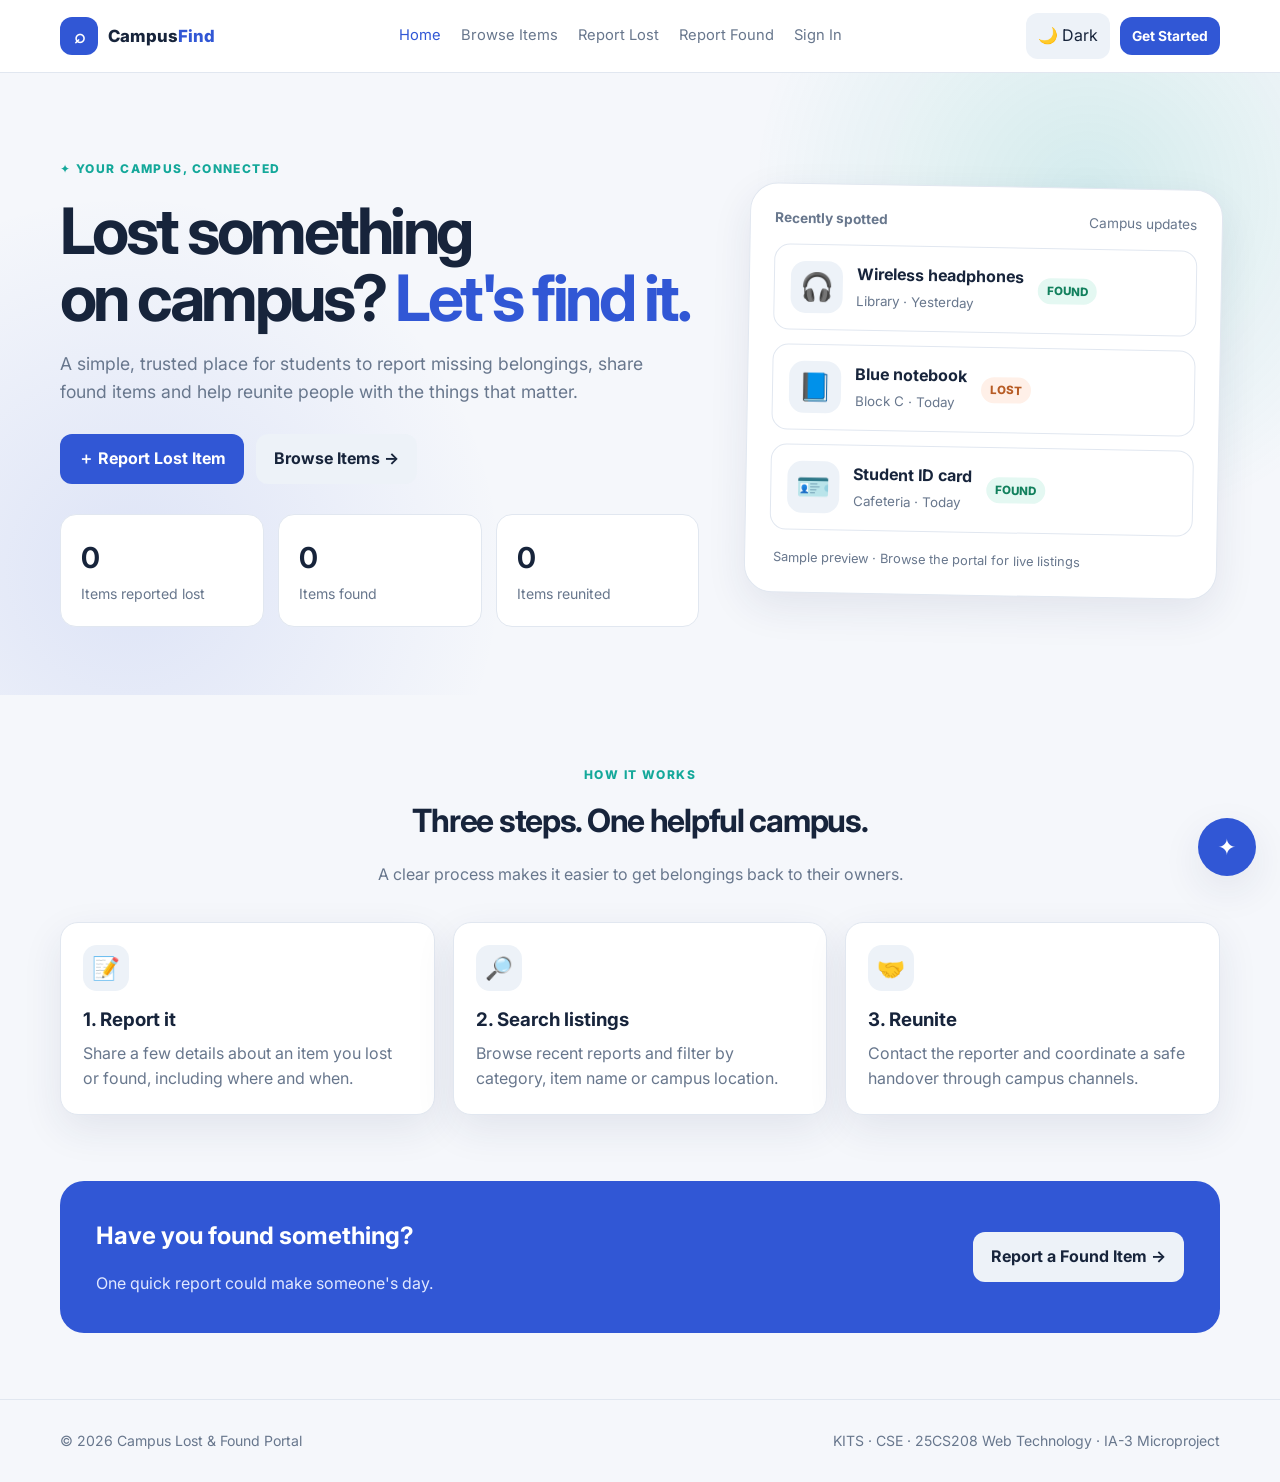
<file: campus-lost-found/index.html>
<!DOCTYPE html><html lang="en"><head><meta charset="UTF-8"><meta name="viewport" content="width=device-width, initial-scale=1.0"><meta name="description" content="Campus Lost and Found Portal"><title>Campus Lost & Found | CampusFind</title><link rel="stylesheet" href="style.css"><script src="theme.js" defer></script><script src="script.js" defer></script><script src="script.js" defer></script></head><body><header class="site-header"><div class="container nav"><a class="brand" href="index.html"><span class="brand-mark">⌕</span><span>Campus<span style="color:var(--primary)">Find</span></span></a><nav class="nav-links"><a class="active" href="index.html">Home</a><a class="" href="items.html">Browse Items</a><a class="" href="report-lost.html">Report Lost</a><a class="" href="report-found.html">Report Found</a><a class="" href="signin.html">Sign In</a></nav><div class="nav-actions"><button class="theme-btn" data-theme-toggle aria-label="Toggle theme">🌙 Dark</button><a class="btn small" href="register.html">Get Started</a><button class="menu-toggle" data-menu-toggle aria-label="Open menu">☰</button></div></div></header>
<main><section class="hero"><div class="container hero-grid"><div><span class="eyebrow">✦ Your campus, connected</span><h1>Lost something<br>on campus? <span>Let's find it.</span></h1><p class="lead">A simple, trusted place for students to report missing belongings, share found items and help reunite people with the things that matter.</p><div class="hero-actions"><a class="btn" href="report-lost.html">＋ Report Lost Item</a><a class="btn secondary" href="items.html">Browse Items →</a></div><div class="stats"><div class="stat"><strong data-count="lost">0</strong><span>Items reported lost</span></div><div class="stat"><strong data-count="found">0</strong><span>Items found</span></div><div class="stat"><strong data-count="reunited">0</strong><span>Items reunited</span></div></div></div><div class="hero-art"><div class="art-top"><strong>Recently spotted</strong><span>Campus updates</span></div><div class="item-preview"><div class="item-emoji">🎧</div><div><strong>Wireless headphones</strong><small>Library · Yesterday</small></div><span class="status found">FOUND</span></div><div class="item-preview"><div class="item-emoji">📘</div><div><strong>Blue notebook</strong><small>Block C · Today</small></div><span class="status">LOST</span></div><div class="item-preview"><div class="item-emoji">🪪</div><div><strong>Student ID card</strong><small>Cafeteria · Today</small></div><span class="status found">FOUND</span></div><p class="muted" style="font-size:.8rem;margin:18px 4px 0">Sample preview · Browse the portal for live listings</p></div></div></section>
<section class="section"><div class="container"><div class="section-head"><span class="eyebrow">How it works</span><h2>Three steps. One helpful campus.</h2><p class="muted">A clear process makes it easier to get belongings back to their owners.</p></div><div class="grid-3"><article class="feature"><div class="feature-icon">📝</div><h3>1. Report it</h3><p>Share a few details about an item you lost or found, including where and when.</p></article><article class="feature"><div class="feature-icon">🔎</div><h3>2. Search listings</h3><p>Browse recent reports and filter by category, item name or campus location.</p></article><article class="feature"><div class="feature-icon">🤝</div><h3>3. Reunite</h3><p>Contact the reporter and coordinate a safe handover through campus channels.</p></article></div></div></section>
<section class="section" style="padding-top:0"><div class="container"><div class="cta"><div><h2 style="margin:0">Have you found something?</h2><p>One quick report could make someone's day.</p></div><a class="btn secondary" href="report-found.html">Report a Found Item →</a></div></div></section></main><footer class="site-footer"><div class="container footer-row"><span>© 2026 Campus Lost & Found Portal</span><span>KITS · CSE · 25CS208 Web Technology · IA-3 Microproject</span></div></footer><button id="chatFab" class="chat-fab" aria-label="Open assistant">✦</button><section id="chatPanel" class="chat-panel" aria-label="Campus assistant"><div class="chat-head">Campus Assistant <button data-chat-close style="background:none;color:white">✕</button></div><div id="chatLog" class="chat-log"></div><form id="chatForm" class="chat-form"><input aria-label="Message" placeholder="Ask me anything…" required><button class="btn small">Send</button></form></section><script src="chatbot.js" defer></script></body></html>
</file>
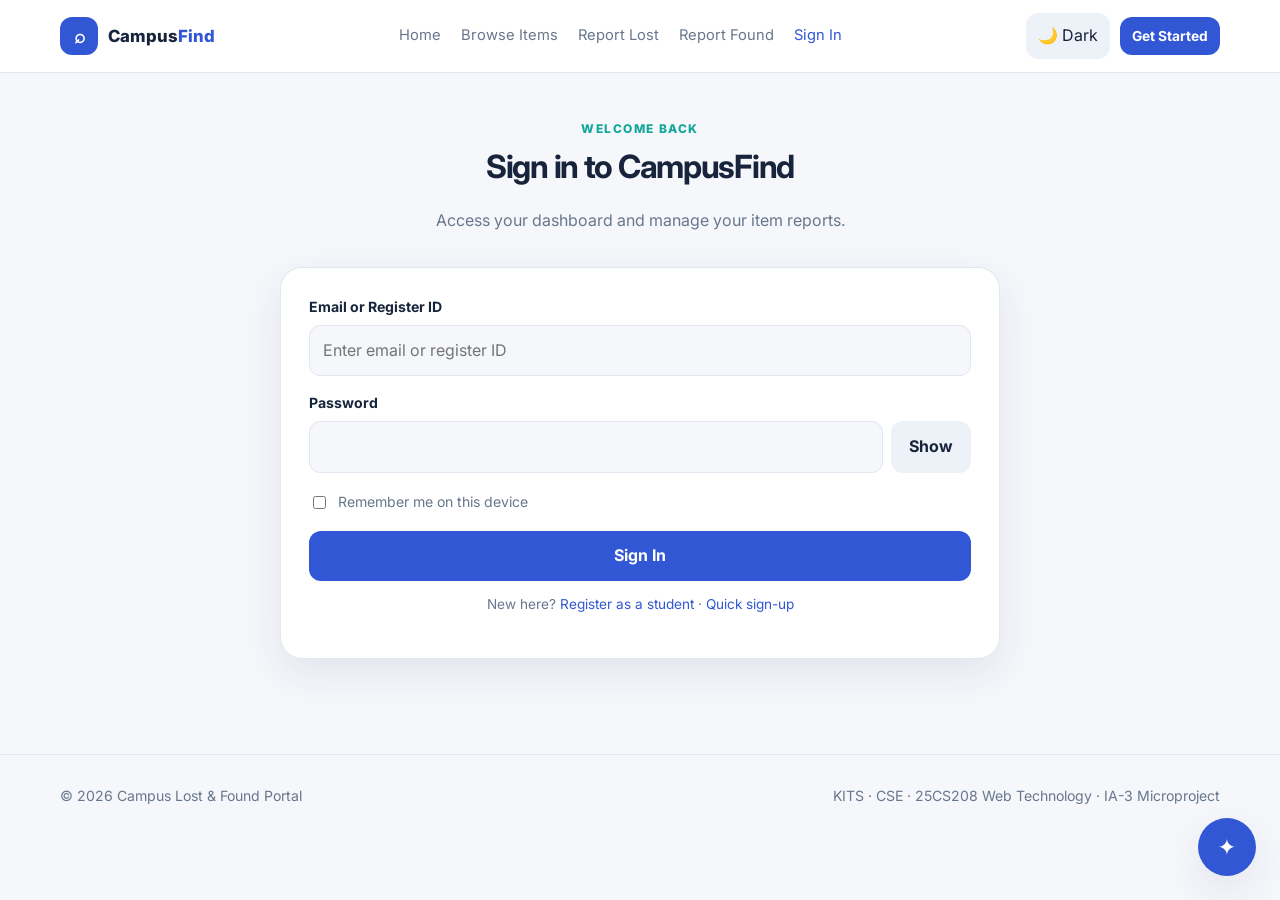
<file: campus-lost-found/home.html>
<!DOCTYPE html><html lang="en"><head><meta charset="UTF-8"><meta name="viewport" content="width=device-width, initial-scale=1.0"><meta name="description" content="Campus Lost and Found Portal"><title>Student Dashboard | CampusFind</title><link rel="stylesheet" href="style.css"><script src="theme.js" defer></script><script src="script.js" defer></script><script src="calculator.js" defer></script></head><body><header class="site-header"><div class="container nav"><a class="brand" href="index.html"><span class="brand-mark">⌕</span><span>Campus<span style="color:var(--primary)">Find</span></span></a><nav class="nav-links"><a class="active" href="index.html">Home</a><a class="" href="items.html">Browse Items</a><a class="" href="report-lost.html">Report Lost</a><a class="" href="report-found.html">Report Found</a><a class="" href="signin.html">Sign In</a></nav><div class="nav-actions"><button class="theme-btn" data-theme-toggle aria-label="Toggle theme">🌙 Dark</button><a class="btn small" href="register.html">Get Started</a><button class="menu-toggle" data-menu-toggle aria-label="Open menu">☰</button></div></div></header>
<main class="page" data-dashboard><div class="container"><div class="mobile-nav"><button class="btn secondary small" data-sidebar-toggle>☰ Menu</button><a class="btn secondary small" href="items.html">Browse</a><a class="btn secondary small" href="report-lost.html">＋ Lost</a><a class="btn secondary small" href="report-found.html">＋ Found</a></div><div class="dashboard-layout"><aside class="sidebar"><div style="display:flex;gap:10px;align-items:center;margin-bottom:20px"><div class="brand-mark">⌕</div><div><strong>CampusFind</strong><div class="muted" style="font-size:.78rem">Student portal</div></div></div><div class="muted" style="font-size:.72rem;font-weight:800;text-transform:uppercase;margin:14px 10px 7px">Workspace</div><a class="side-link active" href="home.html">▦ Dashboard</a><a class="side-link" href="items.html">⌕ Browse items</a><a class="side-link" href="report-lost.html">＋ Report lost</a><a class="side-link" href="report-found.html">＋ Report found</a><div class="muted" style="font-size:.72rem;font-weight:800;text-transform:uppercase;margin:22px 10px 7px">Account</div><button class="side-link" data-logout style="width:100%;background:none;border:0;text-align:left">↪ Sign out</button></aside>
<section class="dashboard-main"><div class="welcome"><div><span class="eyebrow">Your campus overview</span><h1>Welcome, <span data-user-name>Student</span> 👋</h1><p class="muted" style="margin:4px 0">Here's what's happening around campus.</p></div><a class="btn" href="report-lost.html">＋ New report</a></div><div class="dash-stats"><div class="dash-stat"><strong data-count="lost">0</strong><span>Active lost reports</span></div><div class="dash-stat"><strong data-count="found">0</strong><span>Found items</span></div><div class="dash-stat"><strong data-count="reunited">0</strong><span>Reunited</span></div></div><div style="display:flex;justify-content:space-between;align-items:center;margin:22px 0 12px"><h2 style="font-size:1.15rem;margin:0">Recently reported lost</h2><a href="items.html" class="muted">View all →</a></div><div id="recentLost" class="listing-grid"></div><div style="display:flex;justify-content:space-between;align-items:center;margin:28px 0 12px"><h2 style="font-size:1.15rem;margin:0">Recently found</h2><a href="items.html" class="muted">View all →</a></div><div id="recentFound" class="listing-grid"></div><section class="panel" style="margin-top:24px"><h3 style="margin-top:0">Quick calculator</h3><p class="muted" style="font-size:.85rem">A small JavaScript calculator module for the project requirements.</p><div class="calc"><input id="calcDisplay" class="calc-display" value="0" readonly aria-label="Calculator display"><div id="calcGrid" class="calc-grid"><button data-key="7">7</button><button data-key="8">8</button><button data-key="9">9</button><button class="op" data-key="/">÷</button><button data-key="4">4</button><button data-key="5">5</button><button data-key="6">6</button><button class="op" data-key="*">×</button><button data-key="1">1</button><button data-key="2">2</button><button data-key="3">3</button><button class="op" data-key="-">−</button><button data-key="0">0</button><button data-key=".">.</button><button class="op" data-key="=">=</button><button class="op" data-key="+">+</button><button class="wide" data-key="C">Clear</button></div></div></section></section>
<aside class="right-panel"><h3 style="margin-top:0">Your profile</h3><div class="feature-icon">👤</div><strong data-user-name>Student</strong><p class="muted" data-user-email style="font-size:.82rem;overflow-wrap:anywhere"></p><hr style="border:0;border-top:1px solid var(--border);margin:20px 0"><h3>Helpful reminders</h3><div class="activity">📍 Include a clear campus location in every report.</div><div class="activity">🔐 Avoid posting sensitive personal information.</div><div class="activity">🤝 Arrange item handovers in a safe public place.</div><a href="items.html" class="btn secondary" style="width:100%;margin-top:16px">Explore all listings</a></aside></div></div></main><footer class="site-footer"><div class="container footer-row"><span>© 2026 Campus Lost & Found Portal</span><span>KITS · CSE · 25CS208 Web Technology · IA-3 Microproject</span></div></footer><button id="chatFab" class="chat-fab" aria-label="Open assistant">✦</button><section id="chatPanel" class="chat-panel" aria-label="Campus assistant"><div class="chat-head">Campus Assistant <button data-chat-close style="background:none;color:white">✕</button></div><div id="chatLog" class="chat-log"></div><form id="chatForm" class="chat-form"><input aria-label="Message" placeholder="Ask me anything…" required><button class="btn small">Send</button></form></section><script src="chatbot.js" defer></script></body></html>
</file>
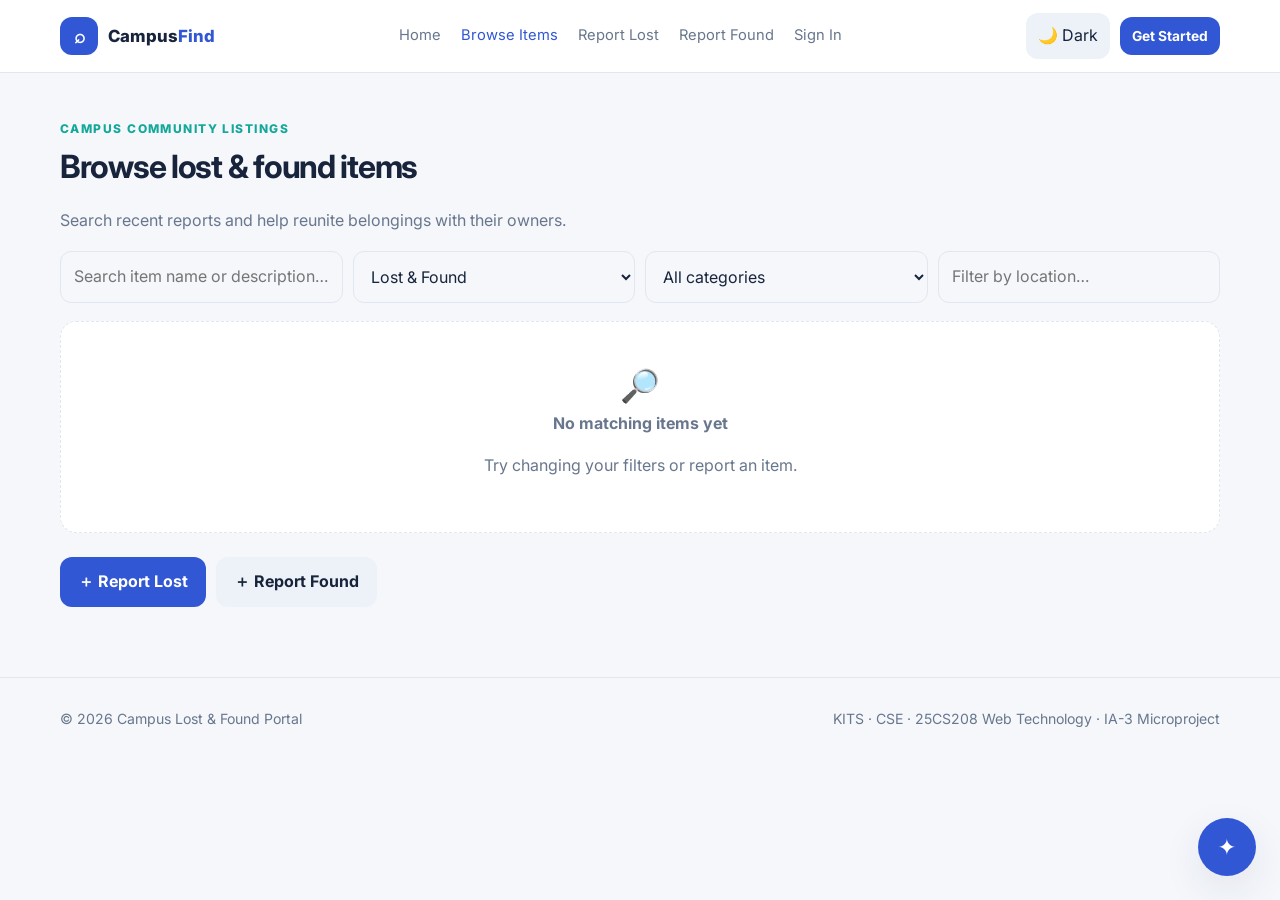
<file: campus-lost-found/items.html>
<!DOCTYPE html><html lang="en"><head><meta charset="UTF-8"><meta name="viewport" content="width=device-width, initial-scale=1.0"><meta name="description" content="Campus Lost and Found Portal"><title>Browse Items | CampusFind</title><link rel="stylesheet" href="style.css"><script src="theme.js" defer></script><script src="script.js" defer></script></head><body><header class="site-header"><div class="container nav"><a class="brand" href="index.html"><span class="brand-mark">⌕</span><span>Campus<span style="color:var(--primary)">Find</span></span></a><nav class="nav-links"><a class="" href="index.html">Home</a><a class="active" href="items.html">Browse Items</a><a class="" href="report-lost.html">Report Lost</a><a class="" href="report-found.html">Report Found</a><a class="" href="signin.html">Sign In</a></nav><div class="nav-actions"><button class="theme-btn" data-theme-toggle aria-label="Toggle theme">🌙 Dark</button><a class="btn small" href="register.html">Get Started</a><button class="menu-toggle" data-menu-toggle aria-label="Open menu">☰</button></div></div></header>
<main class="page"><div class="container"><span class="eyebrow">Campus community listings</span><h1 class="page-title">Browse lost & found items</h1><p class="muted">Search recent reports and help reunite belongings with their owners.</p><div class="toolbar"><input id="searchItems" class="search-input" placeholder="Search item name or description…"><select id="filterType" class="search-input"><option value="all">Lost & Found</option><option value="lost">Lost items</option><option value="found">Found items</option></select><select id="filterCategory" class="search-input"><option value="all">All categories</option><option>Electronics</option><option>Books</option><option>ID Cards</option><option>Accessories</option><option>Clothing</option><option>Other</option></select><input id="filterLocation" class="search-input" placeholder="Filter by location…"></div><div id="itemsGrid" class="listing-grid"></div><div style="margin-top:24px;display:flex;gap:10px;flex-wrap:wrap"><a class="btn" href="report-lost.html">＋ Report Lost</a><a class="btn secondary" href="report-found.html">＋ Report Found</a></div></div></main><footer class="site-footer"><div class="container footer-row"><span>© 2026 Campus Lost & Found Portal</span><span>KITS · CSE · 25CS208 Web Technology · IA-3 Microproject</span></div></footer><button id="chatFab" class="chat-fab" aria-label="Open assistant">✦</button><section id="chatPanel" class="chat-panel" aria-label="Campus assistant"><div class="chat-head">Campus Assistant <button data-chat-close style="background:none;color:white">✕</button></div><div id="chatLog" class="chat-log"></div><form id="chatForm" class="chat-form"><input aria-label="Message" placeholder="Ask me anything…" required><button class="btn small">Send</button></form></section><script src="chatbot.js" defer></script></body></html>
</file>
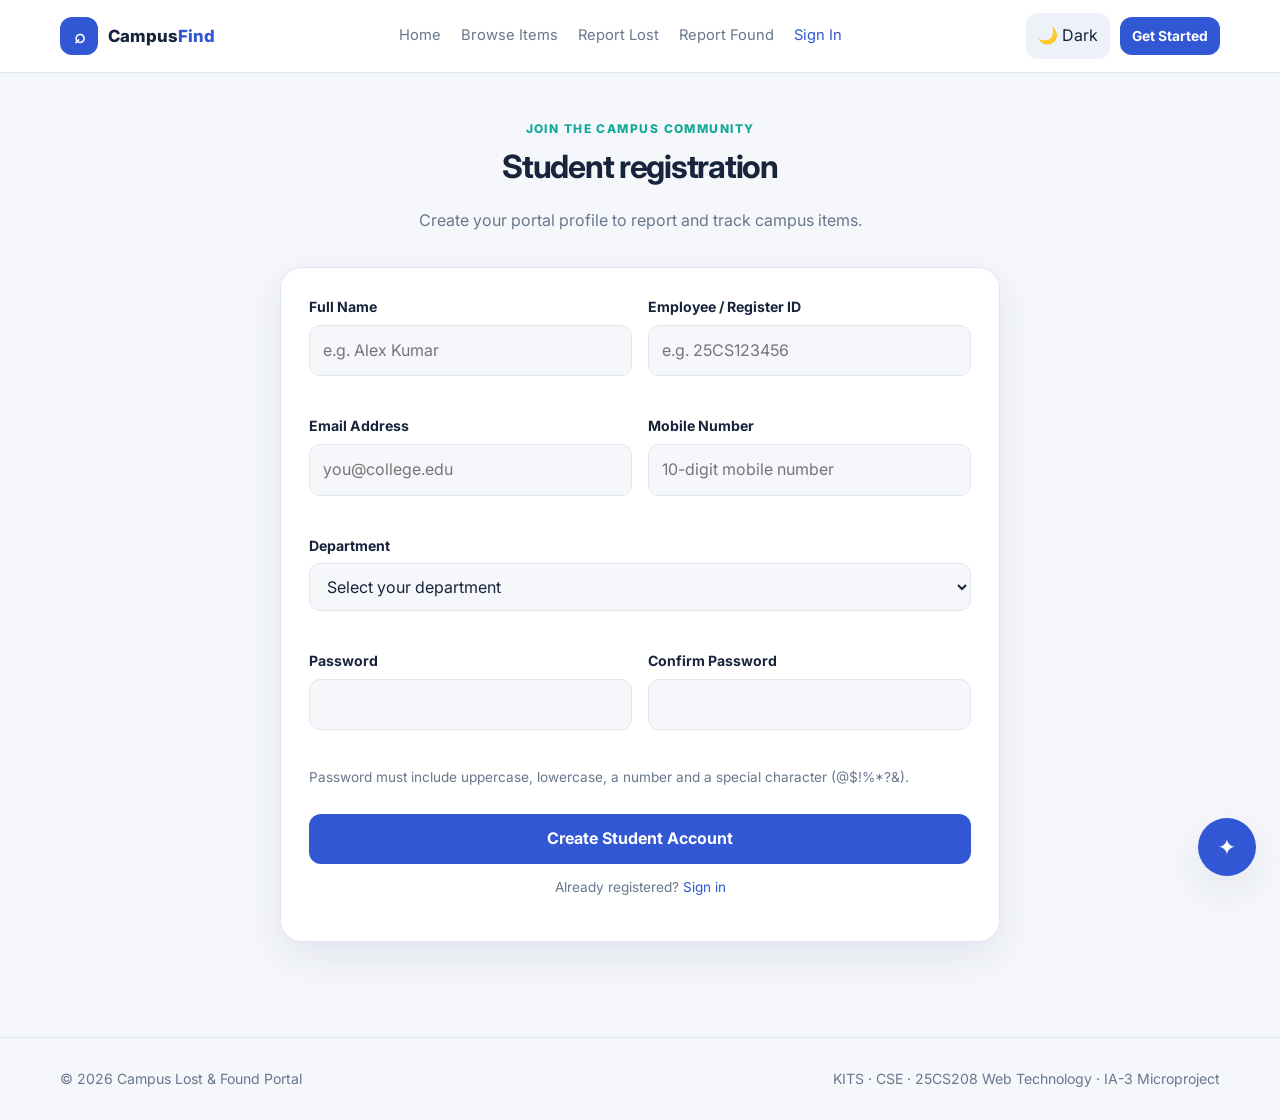
<file: campus-lost-found/register.html>
<!DOCTYPE html><html lang="en"><head><meta charset="UTF-8"><meta name="viewport" content="width=device-width, initial-scale=1.0"><meta name="description" content="Campus Lost and Found Portal"><title>Student Registration | CampusFind</title><link rel="stylesheet" href="style.css"><script src="theme.js" defer></script><script src="script.js" defer></script></head><body><header class="site-header"><div class="container nav"><a class="brand" href="index.html"><span class="brand-mark">⌕</span><span>Campus<span style="color:var(--primary)">Find</span></span></a><nav class="nav-links"><a class="" href="index.html">Home</a><a class="" href="items.html">Browse Items</a><a class="" href="report-lost.html">Report Lost</a><a class="" href="report-found.html">Report Found</a><a class="active" href="signin.html">Sign In</a></nav><div class="nav-actions"><button class="theme-btn" data-theme-toggle aria-label="Toggle theme">🌙 Dark</button><a class="btn small" href="register.html">Get Started</a><button class="menu-toggle" data-menu-toggle aria-label="Open menu">☰</button></div></div></header>
<main class="page"><div class="container"><div class="section-head"><span class="eyebrow">Join the campus community</span><h1 class="page-title">Student registration</h1><p class="muted">Create your portal profile to report and track campus items.</p></div><div class="form-wrap"><form id="registerForm" class="form-card" novalidate><div class="form-grid">
<div class="field"><label>Full Name</label><input name="fullName" data-validate autocomplete="name" placeholder="e.g. Alex Kumar" required><span class="error-msg" data-error="fullName"></span></div>
<div class="field"><label>Employee / Register ID</label><input name="empId" data-validate placeholder="e.g. 25CS123456" required><span class="error-msg" data-error="empId"></span></div>
<div class="field"><label>Email Address</label><input name="email" type="email" data-validate autocomplete="email" placeholder="you@college.edu" required><span class="error-msg" data-error="email"></span></div>
<div class="field"><label>Mobile Number</label><input name="mobile" inputmode="numeric" data-validate placeholder="10-digit mobile number" required><span class="error-msg" data-error="mobile"></span></div>
<div class="field full"><label>Department</label><select name="dept" data-validate required><option value="">Select your department</option><option>CSE</option><option>ECE</option><option>EEE</option><option>IT</option><option>MECH</option><option>CIVIL</option></select><span class="error-msg" data-error="dept"></span></div>
<div class="field"><label>Password</label><input name="password" type="password" data-validate autocomplete="new-password" required><span class="error-msg" data-error="password"></span></div>
<div class="field"><label>Confirm Password</label><input name="confirmPassword" type="password" data-validate autocomplete="new-password" required><span class="error-msg" data-error="confirmPassword"></span></div>
</div><p class="form-note">Password must include uppercase, lowercase, a number and a special character (@$!%*?&).</p><button class="btn" type="submit" disabled style="width:100%;margin-top:12px">Create Student Account</button><p class="form-note" style="text-align:center">Already registered? <a href="signin.html" style="color:var(--primary)">Sign in</a></p></form></div></div></main><footer class="site-footer"><div class="container footer-row"><span>© 2026 Campus Lost & Found Portal</span><span>KITS · CSE · 25CS208 Web Technology · IA-3 Microproject</span></div></footer><button id="chatFab" class="chat-fab" aria-label="Open assistant">✦</button><section id="chatPanel" class="chat-panel" aria-label="Campus assistant"><div class="chat-head">Campus Assistant <button data-chat-close style="background:none;color:white">✕</button></div><div id="chatLog" class="chat-log"></div><form id="chatForm" class="chat-form"><input aria-label="Message" placeholder="Ask me anything…" required><button class="btn small">Send</button></form></section><script src="chatbot.js" defer></script></body></html>
</file>
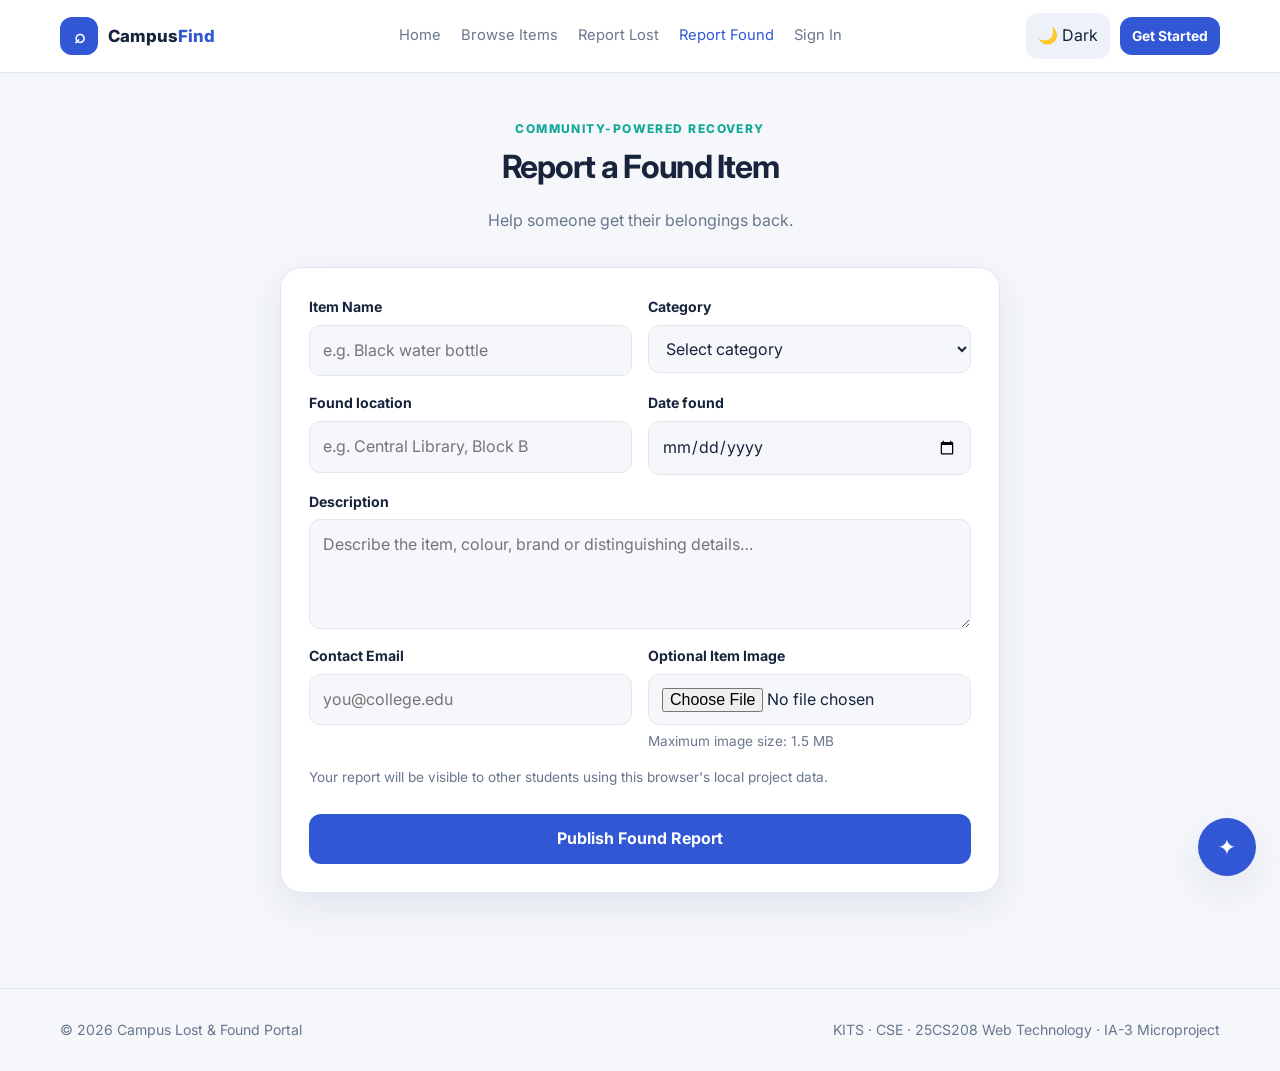
<file: campus-lost-found/report-found.html>
<!DOCTYPE html><html lang="en"><head><meta charset="UTF-8"><meta name="viewport" content="width=device-width, initial-scale=1.0"><meta name="description" content="Campus Lost and Found Portal"><title>Report a Found Item | CampusFind</title><link rel="stylesheet" href="style.css"><script src="theme.js" defer></script><script src="script.js" defer></script></head><body><header class="site-header"><div class="container nav"><a class="brand" href="index.html"><span class="brand-mark">⌕</span><span>Campus<span style="color:var(--primary)">Find</span></span></a><nav class="nav-links"><a class="" href="index.html">Home</a><a class="" href="items.html">Browse Items</a><a class="" href="report-lost.html">Report Lost</a><a class="active" href="report-found.html">Report Found</a><a class="" href="signin.html">Sign In</a></nav><div class="nav-actions"><button class="theme-btn" data-theme-toggle aria-label="Toggle theme">🌙 Dark</button><a class="btn small" href="register.html">Get Started</a><button class="menu-toggle" data-menu-toggle aria-label="Open menu">☰</button></div></div></header>
<main class="page"><div class="container"><div class="section-head"><span class="eyebrow">Community-powered recovery</span><h1 class="page-title">Report a Found Item</h1><p class="muted">Help someone get their belongings back.</p></div><div class="form-wrap"><form id="reportForm" class="form-card" data-type="found"><div class="form-grid"><div class="field"><label>Item Name</label><input name="itemName" placeholder="e.g. Black water bottle" required maxlength="70"></div><div class="field"><label>Category</label><select name="category" required><option value="">Select category</option><option>Electronics</option><option>Books</option><option>ID Cards</option><option>Accessories</option><option>Clothing</option><option>Other</option></select></div><div class="field"><label>Found location</label><input name="location" placeholder="e.g. Central Library, Block B" required maxlength="100"></div><div class="field"><label>Date found</label><input name="itemDate" type="date" required max="2026-11-13"></div><div class="field full"><label>Description</label><textarea name="description" placeholder="Describe the item, colour, brand or distinguishing details…" required maxlength="500"></textarea></div><div class="field"><label>Contact Email</label><input name="contact" type="email" placeholder="you@college.edu" required></div><div class="field"><label>Optional Item Image</label><input name="image" type="file" accept="image/*"><span class="form-note">Maximum image size: 1.5 MB</span></div></div><p class="form-note">Your report will be visible to other students using this browser's local project data.</p><button class="btn" style="width:100%;margin-top:12px">Publish Found Report</button></form></div></div></main><footer class="site-footer"><div class="container footer-row"><span>© 2026 Campus Lost & Found Portal</span><span>KITS · CSE · 25CS208 Web Technology · IA-3 Microproject</span></div></footer><button id="chatFab" class="chat-fab" aria-label="Open assistant">✦</button><section id="chatPanel" class="chat-panel" aria-label="Campus assistant"><div class="chat-head">Campus Assistant <button data-chat-close style="background:none;color:white">✕</button></div><div id="chatLog" class="chat-log"></div><form id="chatForm" class="chat-form"><input aria-label="Message" placeholder="Ask me anything…" required><button class="btn small">Send</button></form></section><script src="chatbot.js" defer></script></body></html>
</file>
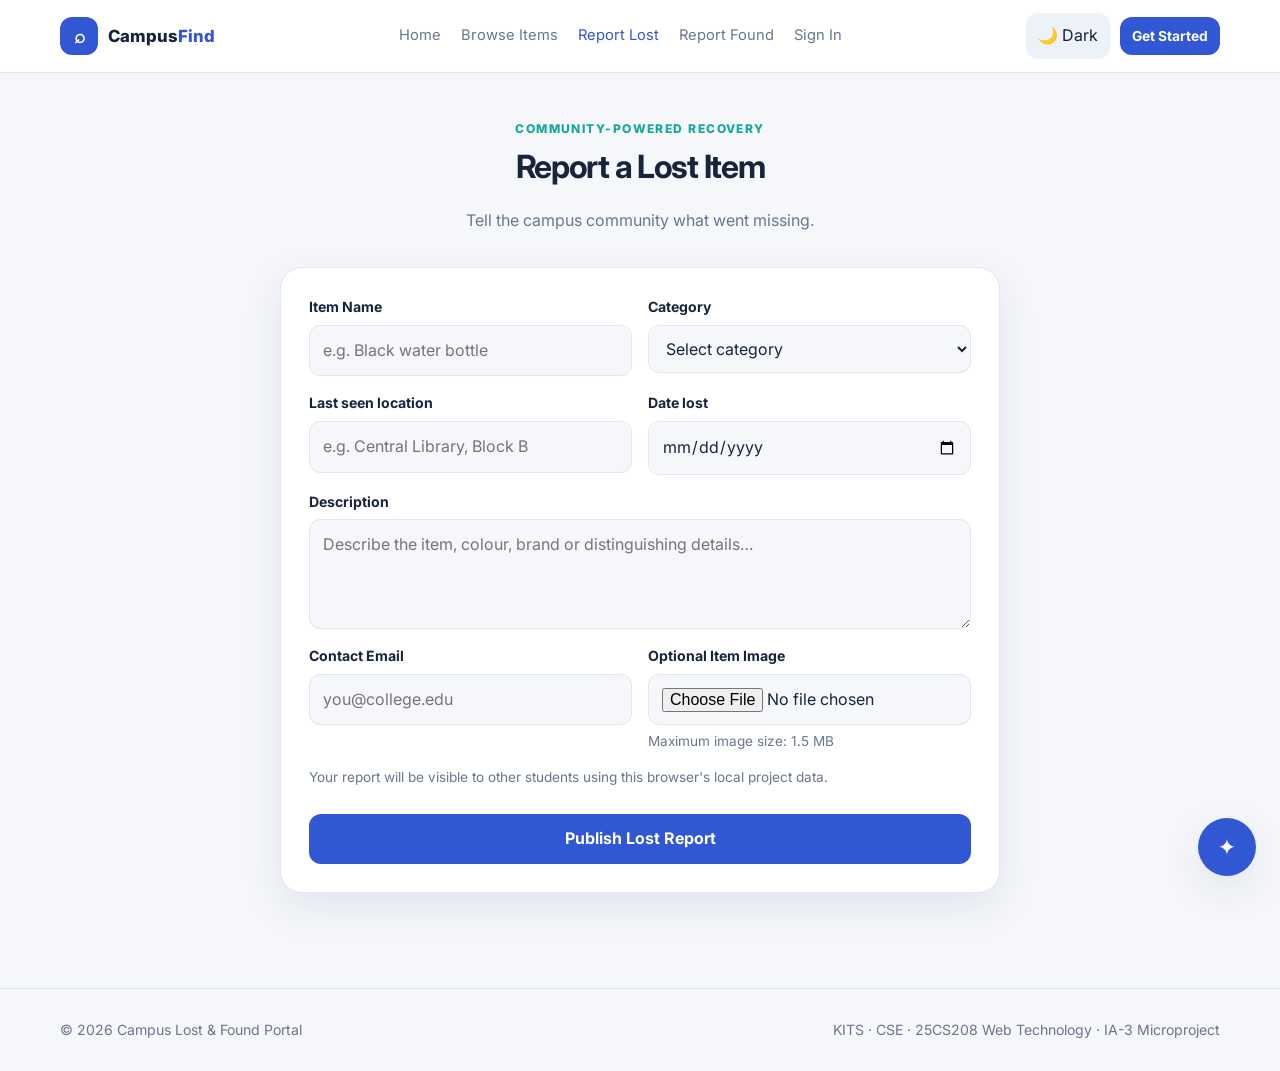
<file: campus-lost-found/report-lost.html>
<!DOCTYPE html><html lang="en"><head><meta charset="UTF-8"><meta name="viewport" content="width=device-width, initial-scale=1.0"><meta name="description" content="Campus Lost and Found Portal"><title>Report a Lost Item | CampusFind</title><link rel="stylesheet" href="style.css"><script src="theme.js" defer></script><script src="script.js" defer></script></head><body><header class="site-header"><div class="container nav"><a class="brand" href="index.html"><span class="brand-mark">⌕</span><span>Campus<span style="color:var(--primary)">Find</span></span></a><nav class="nav-links"><a class="" href="index.html">Home</a><a class="" href="items.html">Browse Items</a><a class="active" href="report-lost.html">Report Lost</a><a class="" href="report-found.html">Report Found</a><a class="" href="signin.html">Sign In</a></nav><div class="nav-actions"><button class="theme-btn" data-theme-toggle aria-label="Toggle theme">🌙 Dark</button><a class="btn small" href="register.html">Get Started</a><button class="menu-toggle" data-menu-toggle aria-label="Open menu">☰</button></div></div></header>
<main class="page"><div class="container"><div class="section-head"><span class="eyebrow">Community-powered recovery</span><h1 class="page-title">Report a Lost Item</h1><p class="muted">Tell the campus community what went missing.</p></div><div class="form-wrap"><form id="reportForm" class="form-card" data-type="lost"><div class="form-grid"><div class="field"><label>Item Name</label><input name="itemName" placeholder="e.g. Black water bottle" required maxlength="70"></div><div class="field"><label>Category</label><select name="category" required><option value="">Select category</option><option>Electronics</option><option>Books</option><option>ID Cards</option><option>Accessories</option><option>Clothing</option><option>Other</option></select></div><div class="field"><label>Last seen location</label><input name="location" placeholder="e.g. Central Library, Block B" required maxlength="100"></div><div class="field"><label>Date lost</label><input name="itemDate" type="date" required max="2026-11-13"></div><div class="field full"><label>Description</label><textarea name="description" placeholder="Describe the item, colour, brand or distinguishing details…" required maxlength="500"></textarea></div><div class="field"><label>Contact Email</label><input name="contact" type="email" placeholder="you@college.edu" required></div><div class="field"><label>Optional Item Image</label><input name="image" type="file" accept="image/*"><span class="form-note">Maximum image size: 1.5 MB</span></div></div><p class="form-note">Your report will be visible to other students using this browser's local project data.</p><button class="btn" style="width:100%;margin-top:12px">Publish Lost Report</button></form></div></div></main><footer class="site-footer"><div class="container footer-row"><span>© 2026 Campus Lost & Found Portal</span><span>KITS · CSE · 25CS208 Web Technology · IA-3 Microproject</span></div></footer><button id="chatFab" class="chat-fab" aria-label="Open assistant">✦</button><section id="chatPanel" class="chat-panel" aria-label="Campus assistant"><div class="chat-head">Campus Assistant <button data-chat-close style="background:none;color:white">✕</button></div><div id="chatLog" class="chat-log"></div><form id="chatForm" class="chat-form"><input aria-label="Message" placeholder="Ask me anything…" required><button class="btn small">Send</button></form></section><script src="chatbot.js" defer></script></body></html>
</file>
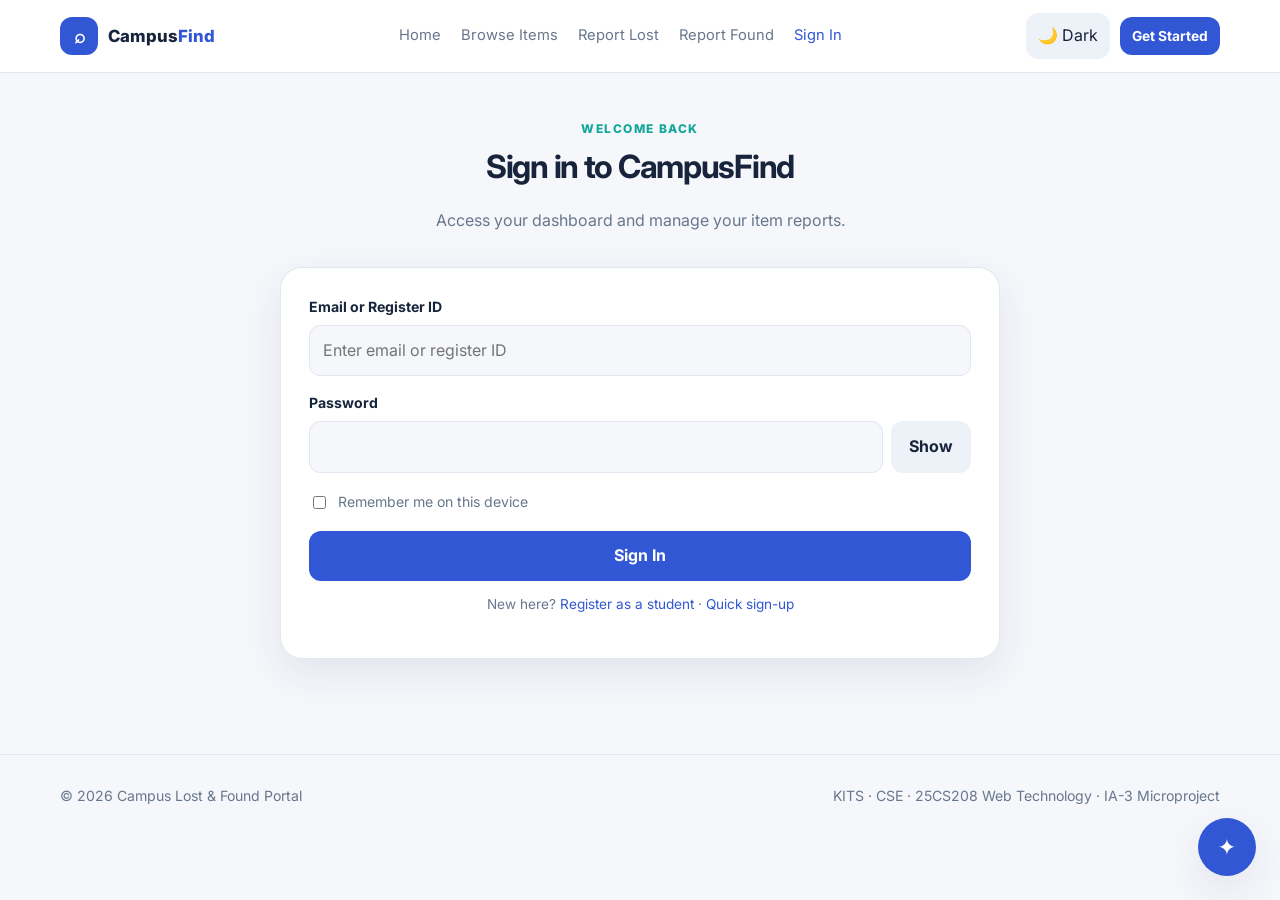
<file: campus-lost-found/signin.html>
<!DOCTYPE html><html lang="en"><head><meta charset="UTF-8"><meta name="viewport" content="width=device-width, initial-scale=1.0"><meta name="description" content="Campus Lost and Found Portal"><title>Sign In | CampusFind</title><link rel="stylesheet" href="style.css"><script src="theme.js" defer></script><script src="script.js" defer></script></head><body><header class="site-header"><div class="container nav"><a class="brand" href="index.html"><span class="brand-mark">⌕</span><span>Campus<span style="color:var(--primary)">Find</span></span></a><nav class="nav-links"><a class="" href="index.html">Home</a><a class="" href="items.html">Browse Items</a><a class="" href="report-lost.html">Report Lost</a><a class="" href="report-found.html">Report Found</a><a class="active" href="signin.html">Sign In</a></nav><div class="nav-actions"><button class="theme-btn" data-theme-toggle aria-label="Toggle theme">🌙 Dark</button><a class="btn small" href="register.html">Get Started</a><button class="menu-toggle" data-menu-toggle aria-label="Open menu">☰</button></div></div></header>
<main class="page"><div class="container"><div class="section-head"><span class="eyebrow">Welcome back</span><h1 class="page-title">Sign in to CampusFind</h1><p class="muted">Access your dashboard and manage your item reports.</p></div><div class="form-wrap"><form id="signinForm" class="form-card"><div class="alert hidden" role="alert"></div><div class="field"><label>Email or Register ID</label><input name="identity" autocomplete="username" placeholder="Enter email or register ID" required></div><div class="field" style="margin-top:16px"><label>Password</label><div class="password-row"><input name="password" type="password" autocomplete="current-password" required><button class="btn secondary" type="button" data-password-toggle>Show</button></div></div><label class="checkline" style="margin:18px 0"><input type="checkbox" name="remember"> Remember me on this device</label><button class="btn" style="width:100%">Sign In</button><p class="form-note" style="text-align:center">New here? <a href="register.html" style="color:var(--primary)">Register as a student</a> · <a href="signup.html" style="color:var(--primary)">Quick sign-up</a></p></form></div></div></main><footer class="site-footer"><div class="container footer-row"><span>© 2026 Campus Lost & Found Portal</span><span>KITS · CSE · 25CS208 Web Technology · IA-3 Microproject</span></div></footer><button id="chatFab" class="chat-fab" aria-label="Open assistant">✦</button><section id="chatPanel" class="chat-panel" aria-label="Campus assistant"><div class="chat-head">Campus Assistant <button data-chat-close style="background:none;color:white">✕</button></div><div id="chatLog" class="chat-log"></div><form id="chatForm" class="chat-form"><input aria-label="Message" placeholder="Ask me anything…" required><button class="btn small">Send</button></form></section><script src="chatbot.js" defer></script></body></html>
</file>
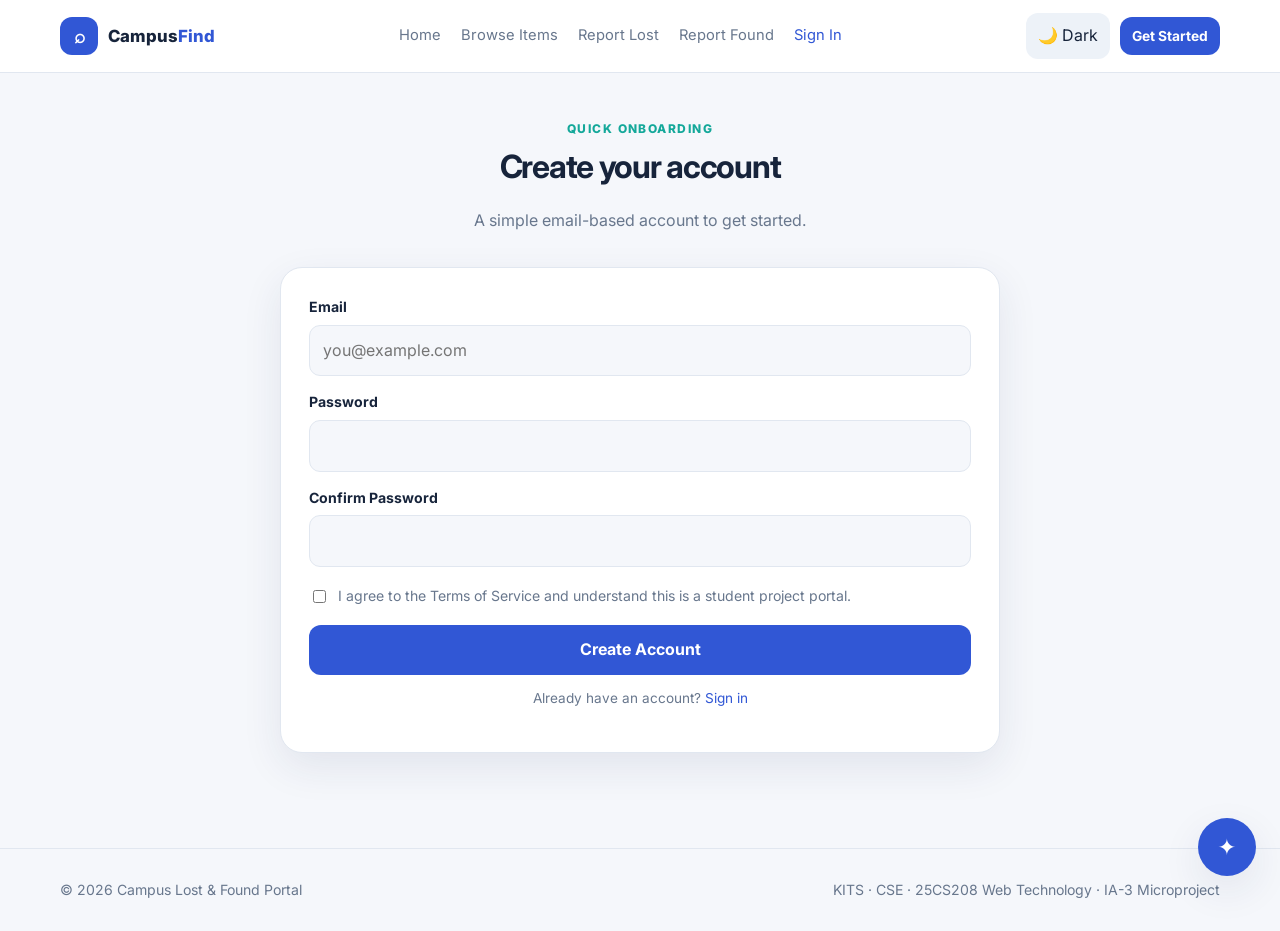
<file: campus-lost-found/signup.html>
<!DOCTYPE html><html lang="en"><head><meta charset="UTF-8"><meta name="viewport" content="width=device-width, initial-scale=1.0"><meta name="description" content="Campus Lost and Found Portal"><title>Create Account | CampusFind</title><link rel="stylesheet" href="style.css"><script src="theme.js" defer></script><script src="script.js" defer></script></head><body><header class="site-header"><div class="container nav"><a class="brand" href="index.html"><span class="brand-mark">⌕</span><span>Campus<span style="color:var(--primary)">Find</span></span></a><nav class="nav-links"><a class="" href="index.html">Home</a><a class="" href="items.html">Browse Items</a><a class="" href="report-lost.html">Report Lost</a><a class="" href="report-found.html">Report Found</a><a class="active" href="signin.html">Sign In</a></nav><div class="nav-actions"><button class="theme-btn" data-theme-toggle aria-label="Toggle theme">🌙 Dark</button><a class="btn small" href="register.html">Get Started</a><button class="menu-toggle" data-menu-toggle aria-label="Open menu">☰</button></div></div></header>
<main class="page"><div class="container"><div class="section-head"><span class="eyebrow">Quick onboarding</span><h1 class="page-title">Create your account</h1><p class="muted">A simple email-based account to get started.</p></div><div class="form-wrap"><form id="signupForm" class="form-card"><div class="field"><label>Email</label><input type="email" name="email" placeholder="you@example.com" required></div><div class="field" style="margin-top:15px"><label>Password</label><input type="password" name="password" minlength="8" required></div><div class="field" style="margin-top:15px"><label>Confirm Password</label><input type="password" name="confirmPassword" required></div><label class="checkline" style="margin:18px 0"><input type="checkbox" name="terms" required> I agree to the Terms of Service and understand this is a student project portal.</label><button class="btn" style="width:100%">Create Account</button><p class="form-note" style="text-align:center">Already have an account? <a href="signin.html" style="color:var(--primary)">Sign in</a></p></form></div></div></main><footer class="site-footer"><div class="container footer-row"><span>© 2026 Campus Lost & Found Portal</span><span>KITS · CSE · 25CS208 Web Technology · IA-3 Microproject</span></div></footer><button id="chatFab" class="chat-fab" aria-label="Open assistant">✦</button><section id="chatPanel" class="chat-panel" aria-label="Campus assistant"><div class="chat-head">Campus Assistant <button data-chat-close style="background:none;color:white">✕</button></div><div id="chatLog" class="chat-log"></div><form id="chatForm" class="chat-form"><input aria-label="Message" placeholder="Ask me anything…" required><button class="btn small">Send</button></form></section><script src="chatbot.js" defer></script></body></html>
</file>
<file: campus-lost-found/style.css>
@import url('https://fonts.googleapis.com/css2?family=Inter:wght@400;500;600;700;800&display=swap');
:root{--bg:#f5f7fb;--surface:#fff;--surface2:#edf2f8;--text:#17243b;--muted:#68778d;--primary:#3157d5;--primary2:#243fa8;--teal:#14a89a;--border:#e1e7f0;--danger:#d94343;--success:#16865d;--shadow:0 14px 40px rgba(28,47,87,.09);--radius:18px}
[data-theme="dark"]{--bg:#101827;--surface:#182438;--surface2:#202f45;--text:#edf3ff;--muted:#a7b4c8;--primary:#7895ff;--primary2:#5d79e8;--teal:#35c8b7;--border:#2b3a50;--danger:#ff7777;--success:#51d6a0;--shadow:0 14px 40px rgba(0,0,0,.22)}
*{box-sizing:border-box}html{scroll-behavior:smooth}body{margin:0;background:var(--bg);color:var(--text);font-family:Inter,system-ui,sans-serif;line-height:1.6;transition:background .2s,color .2s}a{color:inherit;text-decoration:none}button,input,select,textarea{font:inherit}button,.btn{border:0;cursor:pointer}.container{width:min(1160px,92%);margin:auto}.site-header{position:sticky;top:0;z-index:20;background:color-mix(in srgb,var(--surface) 92%,transparent);backdrop-filter:blur(12px);border-bottom:1px solid var(--border)}.nav{min-height:72px;display:flex;align-items:center;justify-content:space-between;gap:20px}.brand{display:flex;align-items:center;gap:10px;font-weight:800;font-size:1.05rem}.brand-mark{display:grid;place-items:center;width:38px;height:38px;border-radius:12px;background:var(--primary);color:white;font-size:1.2rem}.nav-links{display:flex;align-items:center;gap:20px;color:var(--muted);font-size:.92rem}.nav-links a:hover,.nav-links a.active{color:var(--primary)}.nav-actions{display:flex;gap:10px;align-items:center}.menu-toggle{display:none;background:var(--surface2);color:var(--text);border-radius:10px;padding:9px 12px}.theme-btn,.icon-btn{background:var(--surface2);color:var(--text);border-radius:12px;padding:10px 12px}.btn{display:inline-flex;justify-content:center;align-items:center;gap:8px;padding:12px 18px;border-radius:12px;background:var(--primary);color:white;font-weight:700;transition:.2s}.btn:hover{background:var(--primary2);transform:translateY(-1px)}.btn.secondary{background:var(--surface2);color:var(--text)}.btn.outline{background:transparent;color:var(--primary);border:1px solid var(--primary)}.btn.small{padding:8px 12px;font-size:.86rem}.hero{padding:82px 0 68px;background:radial-gradient(circle at 85% 20%,rgba(20,168,154,.15),transparent 28%),radial-gradient(circle at 10% 80%,rgba(49,87,213,.12),transparent 30%)}.hero-grid{display:grid;grid-template-columns:1.15fr .85fr;gap:48px;align-items:center}.eyebrow{display:inline-flex;align-items:center;gap:8px;color:var(--teal);font-weight:800;text-transform:uppercase;letter-spacing:.12em;font-size:.75rem}.hero h1{font-size:clamp(2.5rem,5vw,4.5rem);line-height:1.06;letter-spacing:-.055em;margin:16px 0}.hero h1 span{color:var(--primary)}.lead{font-size:1.1rem;color:var(--muted);max-width:600px}.hero-actions{display:flex;gap:12px;flex-wrap:wrap;margin-top:28px}.hero-art{background:var(--surface);border:1px solid var(--border);border-radius:28px;padding:24px;box-shadow:var(--shadow);transform:rotate(1deg)}.art-top{display:flex;justify-content:space-between;color:var(--muted);font-size:.85rem}.item-preview{display:flex;align-items:center;gap:14px;padding:16px;margin-top:14px;border:1px solid var(--border);border-radius:16px;background:var(--surface)}.item-emoji{width:52px;height:52px;display:grid;place-items:center;background:var(--surface2);border-radius:15px;font-size:1.7rem}.item-preview strong{display:block}.item-preview small{color:var(--muted)}.status{display:inline-block;padding:4px 9px;border-radius:99px;font-size:.72rem;font-weight:800;background:#fff0e8;color:#b75c25}.status.found{background:#e4f8f2;color:#12805d}.section{padding:66px 0}.section-head{text-align:center;max-width:650px;margin:0 auto 34px}.section-head h2{font-size:2rem;letter-spacing:-.04em;margin:8px 0}.muted{color:var(--muted)}.grid-3{display:grid;grid-template-columns:repeat(3,1fr);gap:18px}.feature,.card,.panel{background:var(--surface);border:1px solid var(--border);border-radius:var(--radius);padding:22px;box-shadow:var(--shadow)}.feature-icon{width:46px;height:46px;border-radius:14px;display:grid;place-items:center;background:var(--surface2);font-size:1.4rem}.feature h3{margin:14px 0 6px}.feature p{margin:0;color:var(--muted)}.stats{display:grid;grid-template-columns:repeat(3,1fr);gap:14px;margin-top:30px}.stat{padding:20px;border:1px solid var(--border);border-radius:16px;background:var(--surface)}.stat strong{display:block;font-size:1.8rem}.stat span{color:var(--muted);font-size:.88rem}.cta{background:var(--primary);color:white;border-radius:24px;padding:36px;display:flex;align-items:center;justify-content:space-between;gap:20px}.cta p{color:#e1e8ff;margin-bottom:0}.site-footer{padding:30px 0;border-top:1px solid var(--border);color:var(--muted);font-size:.88rem}.footer-row{display:flex;justify-content:space-between;gap:16px;flex-wrap:wrap}
.page{padding:42px 0 70px}.page-title{margin:0 0 6px;font-size:2rem;letter-spacing:-.04em}.form-wrap{max-width:720px;margin:25px auto}.form-card{background:var(--surface);border:1px solid var(--border);border-radius:22px;padding:28px;box-shadow:var(--shadow)}.form-grid{display:grid;grid-template-columns:1fr 1fr;gap:16px}.field{display:flex;flex-direction:column;gap:6px}.field.full{grid-column:1/-1}.field label{font-size:.88rem;font-weight:700}.field input,.field select,.field textarea,.search-input{width:100%;padding:12px 13px;border:1px solid var(--border);border-radius:11px;background:var(--bg);color:var(--text);outline:none}.field textarea{min-height:110px;resize:vertical}.field input:focus,.field select:focus,.field textarea:focus,.search-input:focus{border-color:var(--primary);box-shadow:0 0 0 3px color-mix(in srgb,var(--primary) 15%,transparent)}.field input.invalid,.field select.invalid,.field textarea.invalid{border-color:var(--danger)}.field input.valid,.field select.valid{border-color:var(--success)}.error-msg{color:var(--danger);font-size:.76rem;min-height:17px}.form-note{color:var(--muted);font-size:.85rem}.alert{padding:12px 14px;border-radius:12px;background:#fff0ef;color:#a72c2c;margin:12px 0}.alert.success{background:#e6f8ef;color:#14734e}.checkline{display:flex;gap:9px;align-items:flex-start;font-size:.88rem;color:var(--muted)}.checkline input{margin-top:5px}.password-row{display:flex;gap:8px}.password-row input{flex:1}.dashboard-layout{display:grid;grid-template-columns:250px minmax(0,1fr) 300px;gap:20px;align-items:start}.sidebar,.right-panel{background:var(--surface);border:1px solid var(--border);border-radius:18px;padding:18px;position:sticky;top:92px}.side-link{display:flex;gap:11px;padding:11px 12px;border-radius:11px;color:var(--muted);margin:4px 0}.side-link:hover,.side-link.active{background:var(--surface2);color:var(--primary);font-weight:700}.dashboard-main{min-width:0}.welcome{display:flex;justify-content:space-between;gap:15px;align-items:center;margin-bottom:20px}.welcome h1{margin:0;font-size:1.8rem}.dash-stats{display:grid;grid-template-columns:repeat(3,1fr);gap:12px;margin-bottom:20px}.dash-stat{padding:17px;background:var(--surface);border:1px solid var(--border);border-radius:15px}.dash-stat strong{display:block;font-size:1.6rem}.dash-stat span{font-size:.8rem;color:var(--muted)}.listing-grid{display:grid;grid-template-columns:repeat(2,minmax(0,1fr));gap:15px}.listing-card{background:var(--surface);border:1px solid var(--border);border-radius:16px;overflow:hidden}.listing-image{height:130px;background:var(--surface2);display:grid;place-items:center;font-size:3rem;overflow:hidden}.listing-image img{width:100%;height:100%;object-fit:cover}.listing-body{padding:15px}.listing-body h3{margin:8px 0 4px;font-size:1rem}.listing-meta{color:var(--muted);font-size:.8rem;display:grid;gap:3px}.listing-actions{display:flex;gap:8px;flex-wrap:wrap;margin-top:13px}.toolbar{display:flex;gap:10px;flex-wrap:wrap;margin:18px 0}.toolbar>*{flex:1;min-width:145px}.empty-state{text-align:center;padding:38px 15px;color:var(--muted);background:var(--surface);border:1px dashed var(--border);border-radius:16px;grid-column:1/-1}.activity{padding:12px 0;border-bottom:1px solid var(--border);font-size:.85rem}.activity:last-child{border:0}.mobile-nav{display:none}.chat-fab{position:fixed;right:24px;bottom:24px;z-index:50;width:58px;height:58px;border-radius:50%;background:var(--primary);color:white;font-size:1.4rem;box-shadow:var(--shadow)}.chat-panel{position:fixed;right:24px;bottom:94px;width:min(350px,calc(100vw - 32px));height:430px;background:var(--surface);border:1px solid var(--border);border-radius:18px;box-shadow:var(--shadow);z-index:50;display:none;flex-direction:column;overflow:hidden}.chat-panel.open{display:flex}.chat-head{padding:15px;background:var(--primary);color:white;font-weight:800;display:flex;justify-content:space-between}.chat-log{padding:14px;overflow:auto;flex:1;display:flex;flex-direction:column;gap:10px}.chat-msg{padding:10px 12px;border-radius:14px;max-width:85%;font-size:.86rem}.bot-msg{background:var(--surface2);align-self:flex-start}.user-msg{background:var(--primary);color:white;align-self:flex-end}.chat-form{display:flex;padding:10px;border-top:1px solid var(--border);gap:8px}.chat-form input{min-width:0;flex:1;padding:10px;border:1px solid var(--border);border-radius:10px;background:var(--bg);color:var(--text)}.calc{max-width:290px}.calc-display{width:100%;padding:14px;text-align:right;font-size:1.4rem;border:1px solid var(--border);border-radius:12px;background:var(--bg);color:var(--text);margin-bottom:10px}.calc-grid{display:grid;grid-template-columns:repeat(4,1fr);gap:7px}.calc-grid button{padding:12px 5px;border-radius:9px;background:var(--surface2);color:var(--text);font-weight:700}.calc-grid button.op{background:var(--primary);color:white}.calc-grid button.wide{grid-column:span 2}.hidden{display:none!important}
@media(max-width:1050px){.dashboard-layout{grid-template-columns:220px minmax(0,1fr)}.right-panel{display:none}}
@media(max-width:767px){.nav-links{display:none;position:absolute;top:72px;left:0;right:0;background:var(--surface);padding:18px 4%;border-bottom:1px solid var(--border);flex-direction:column;align-items:flex-start}.nav-links.open{display:flex}.menu-toggle{display:block}.nav-actions .btn{display:none}.hero{padding:55px 0}.hero-grid{grid-template-columns:1fr;gap:28px}.hero-art{transform:none}.grid-3,.stats{grid-template-columns:1fr}.cta{align-items:flex-start;flex-direction:column}.dashboard-layout{display:flex;flex-direction:column}.sidebar{display:none;position:static;width:100%}.sidebar.open{display:block}.dashboard-main{width:100%}.dash-stats{grid-template-columns:repeat(3,1fr)}.listing-grid{grid-template-columns:1fr}.form-grid{grid-template-columns:1fr}.field.full{grid-column:auto}.form-card{padding:20px}.welcome{align-items:flex-start;flex-direction:column}.mobile-nav{display:flex;gap:8px;flex-wrap:wrap;margin-bottom:16px}.right-panel{display:block;position:static;width:100%}.page-title{font-size:1.65rem}}
</file>
